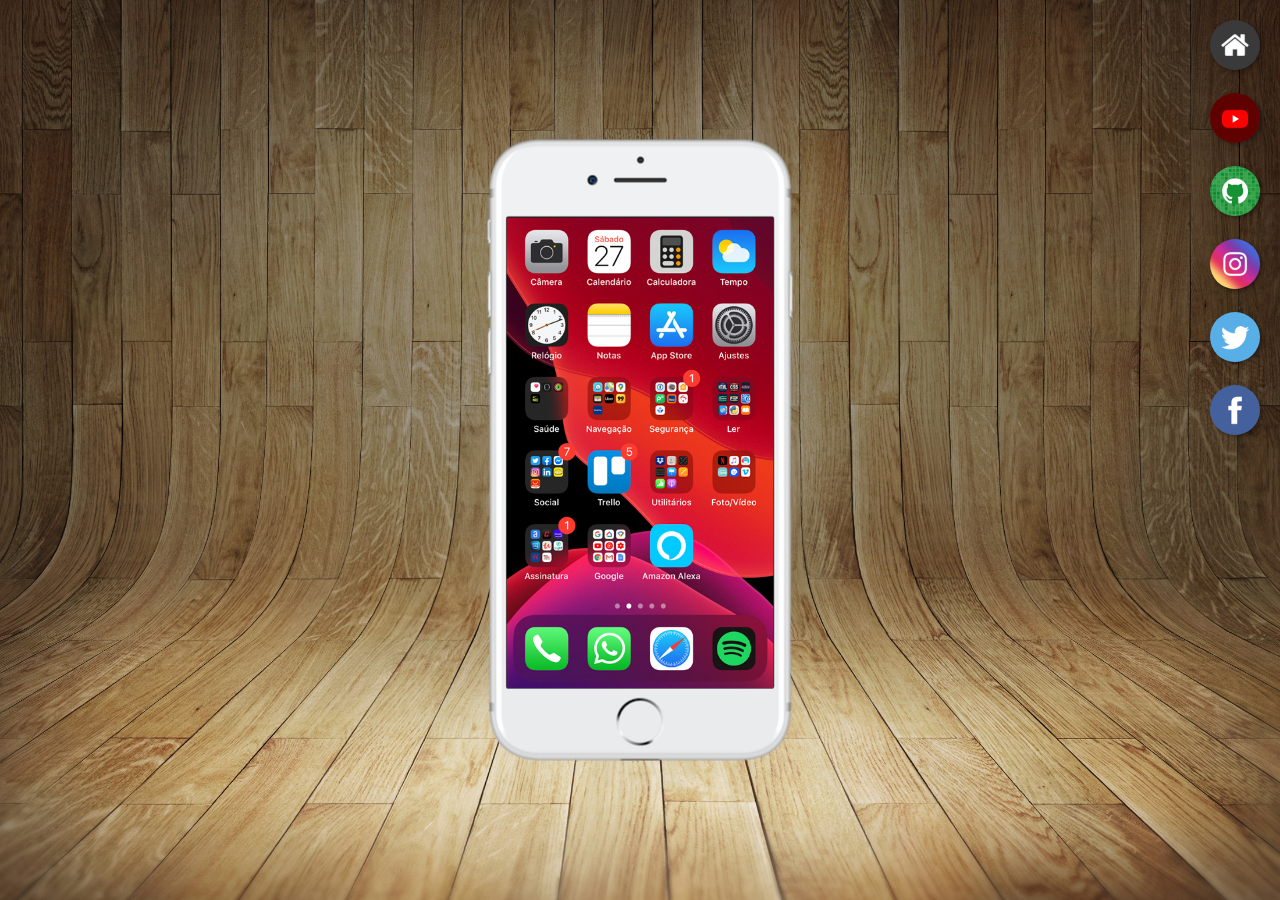
<file: index.html>
<!DOCTYPE html>
<html lang="pt-br">
<head>
    <meta charset="UTF-8">
    <meta name="viewport" content="width=device-width, initial-scale=1.0">
    <link rel="shortcut icon" href="favicon.ico" type="image/x-icon">
    <link rel="stylesheet" href="style.css">
    <title>Document</title>

</head>


<body>
    
    <main class="container">
        <section class="iphone">
            <iframe src="home.html" name="tela" class="tela" frameborder="0">
                Seu navegador não é compativel!
            </iframe>
        </section>
        <section class="navegador">
                <a href="home.html" target="tela"> <img class="imgnav" src="imagens/logo-home.jpg" alt="Casa"></a>
                <a href="youtube.html" target="tela"><img class="imgnav" src="imagens/logo-youtube.jpg" alt="you tube"></a>
                <a href="github.html" target="tela"><img class="imgnav" src="imagens/logo-github.jpg" alt="git"></a>
                <a href="#"><img class="imgnav" src="imagens/logo-instagram.jpg" alt="insta"></a>
                <a href="#"><img class="imgnav" src="imagens/logo-twitter.jpg" alt="twitter"></a>
                <a href="#"><img class="imgnav" src="imagens/logo-facebook.jpg" alt="Face"></a>
            </section>
       

    </main>



</body>


</html>
</file>
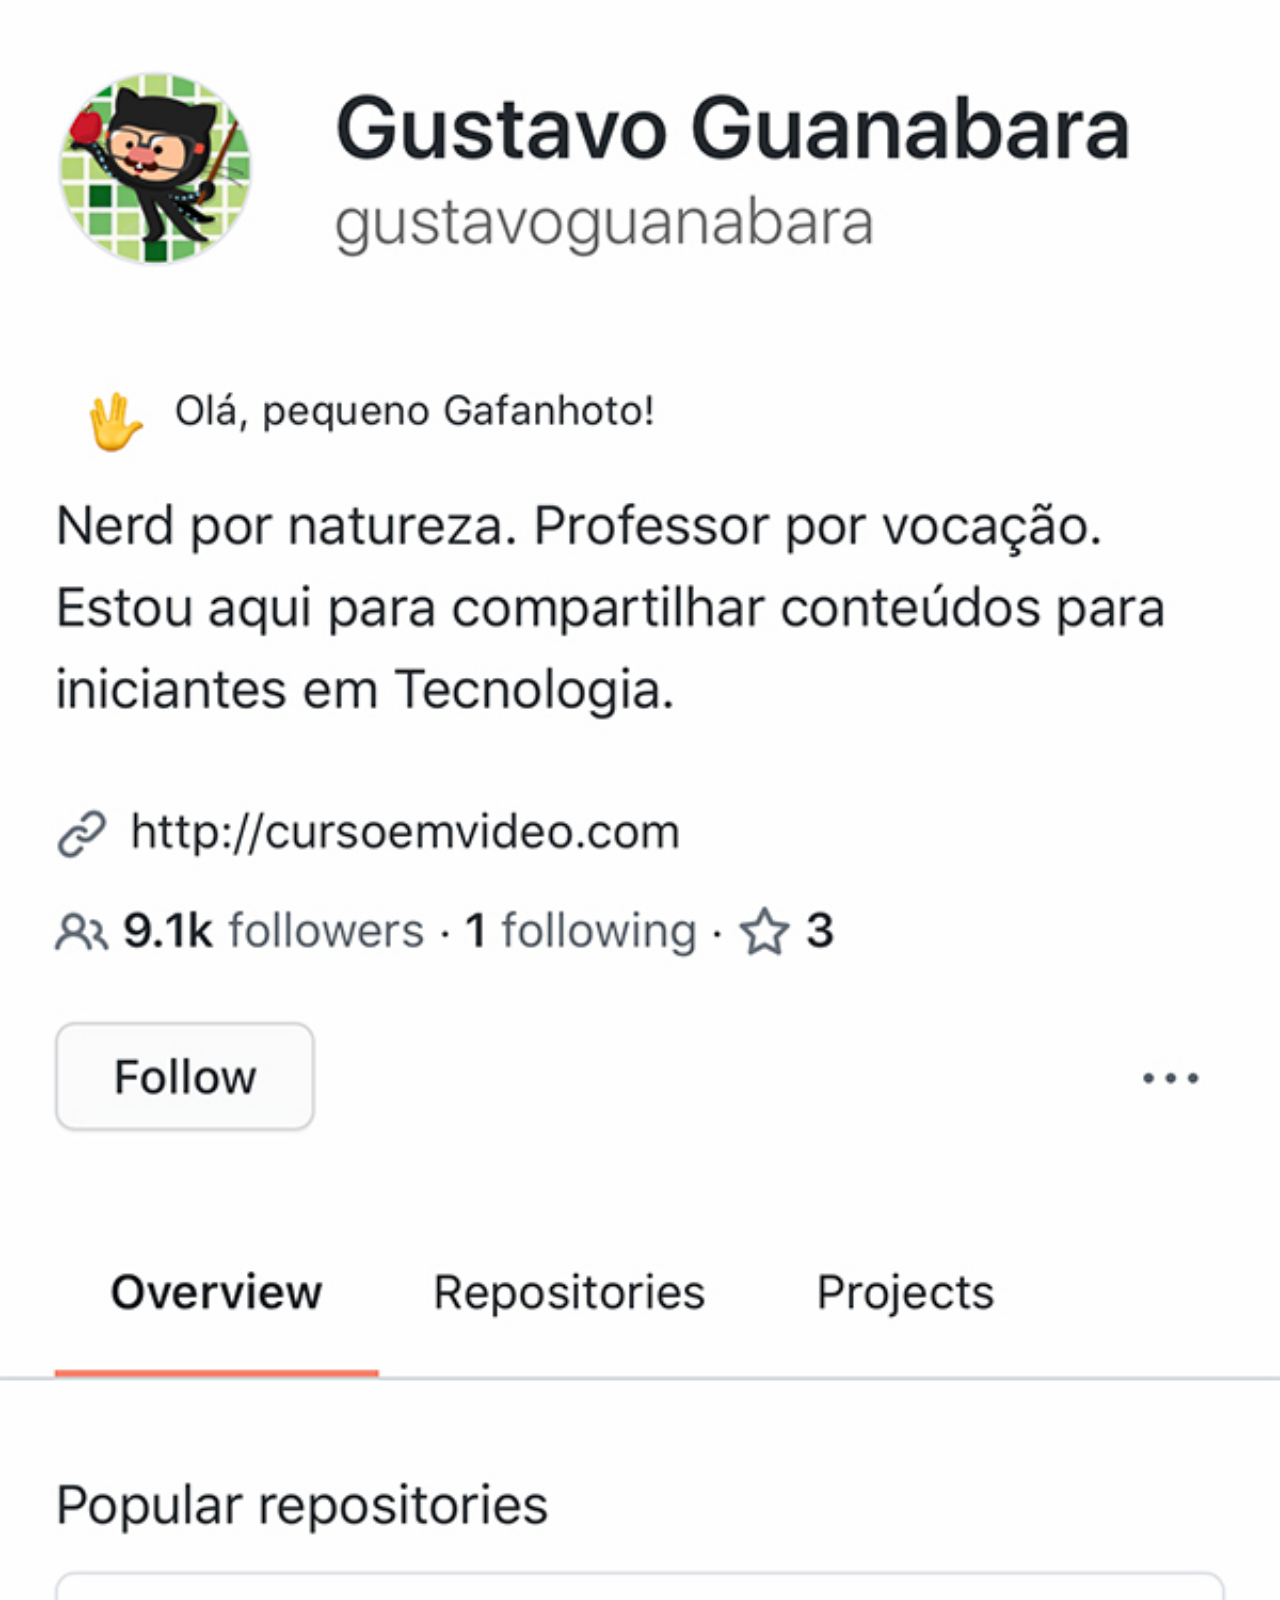
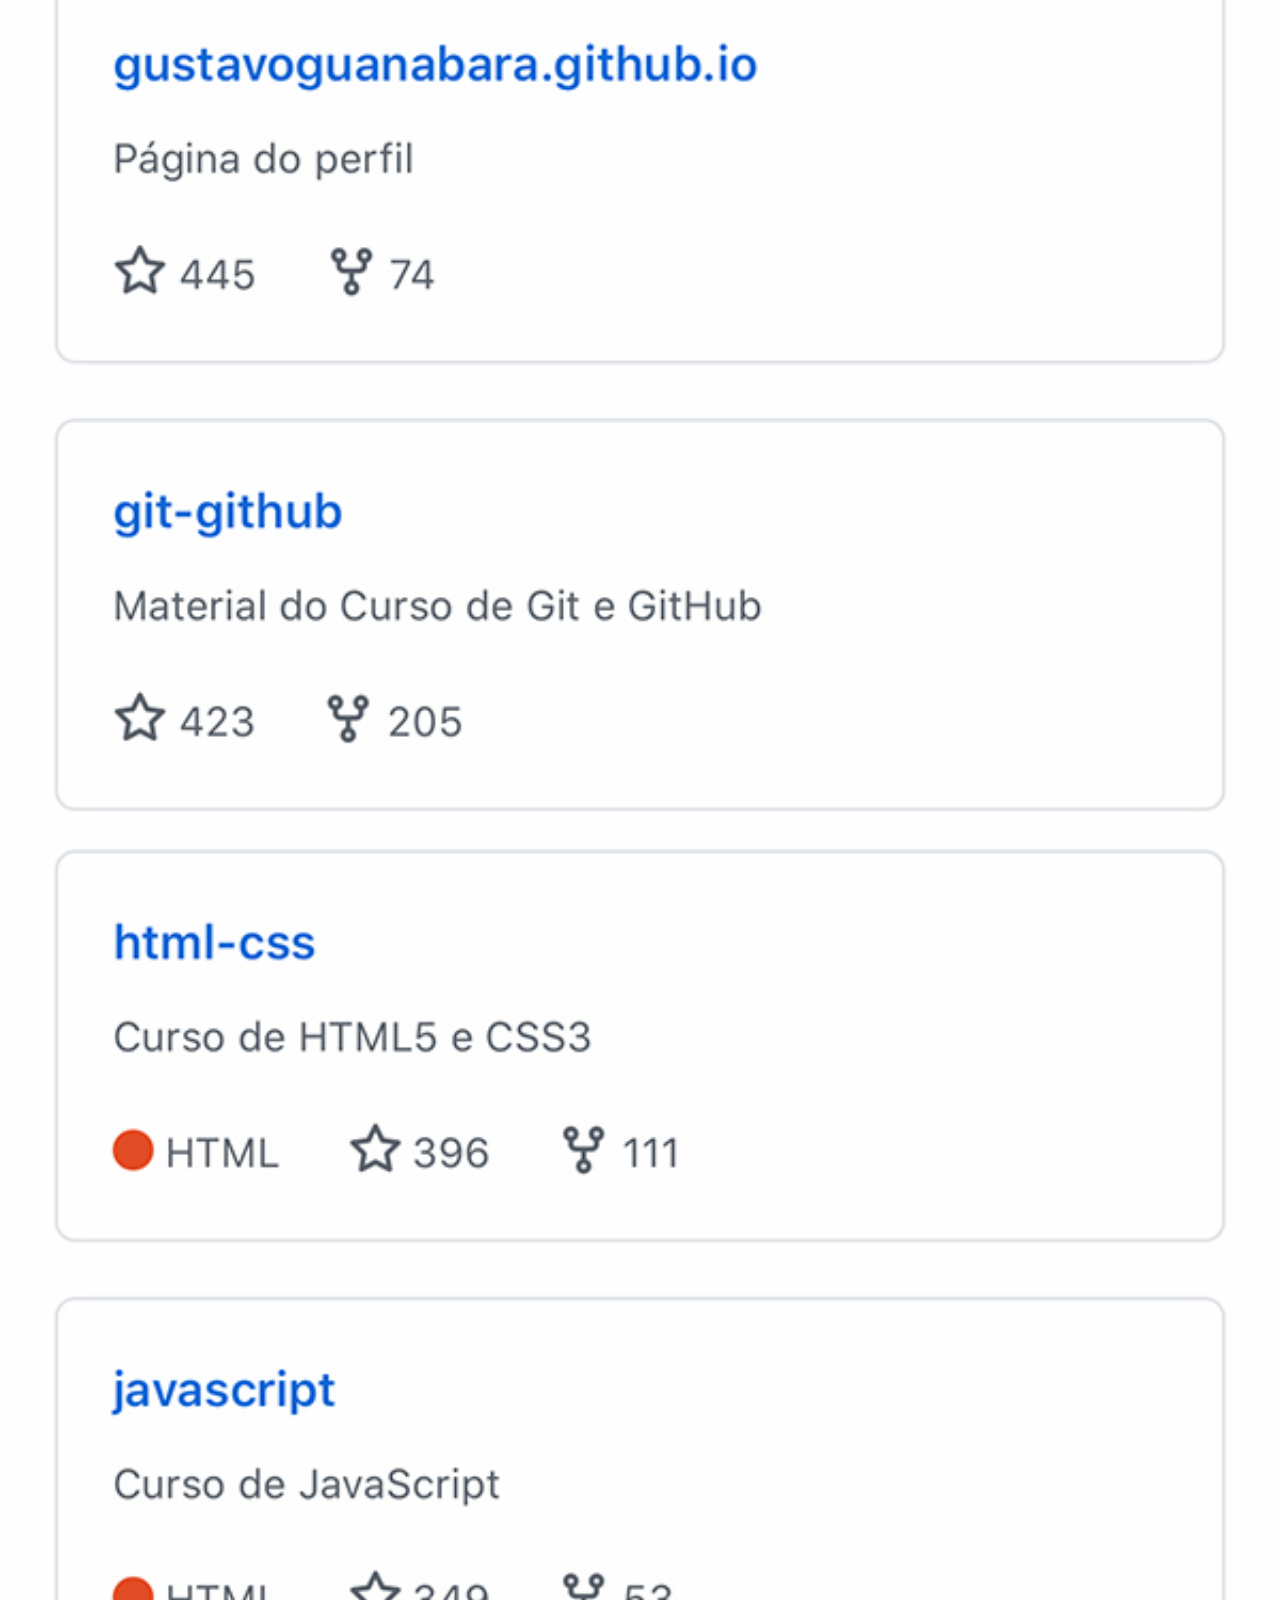
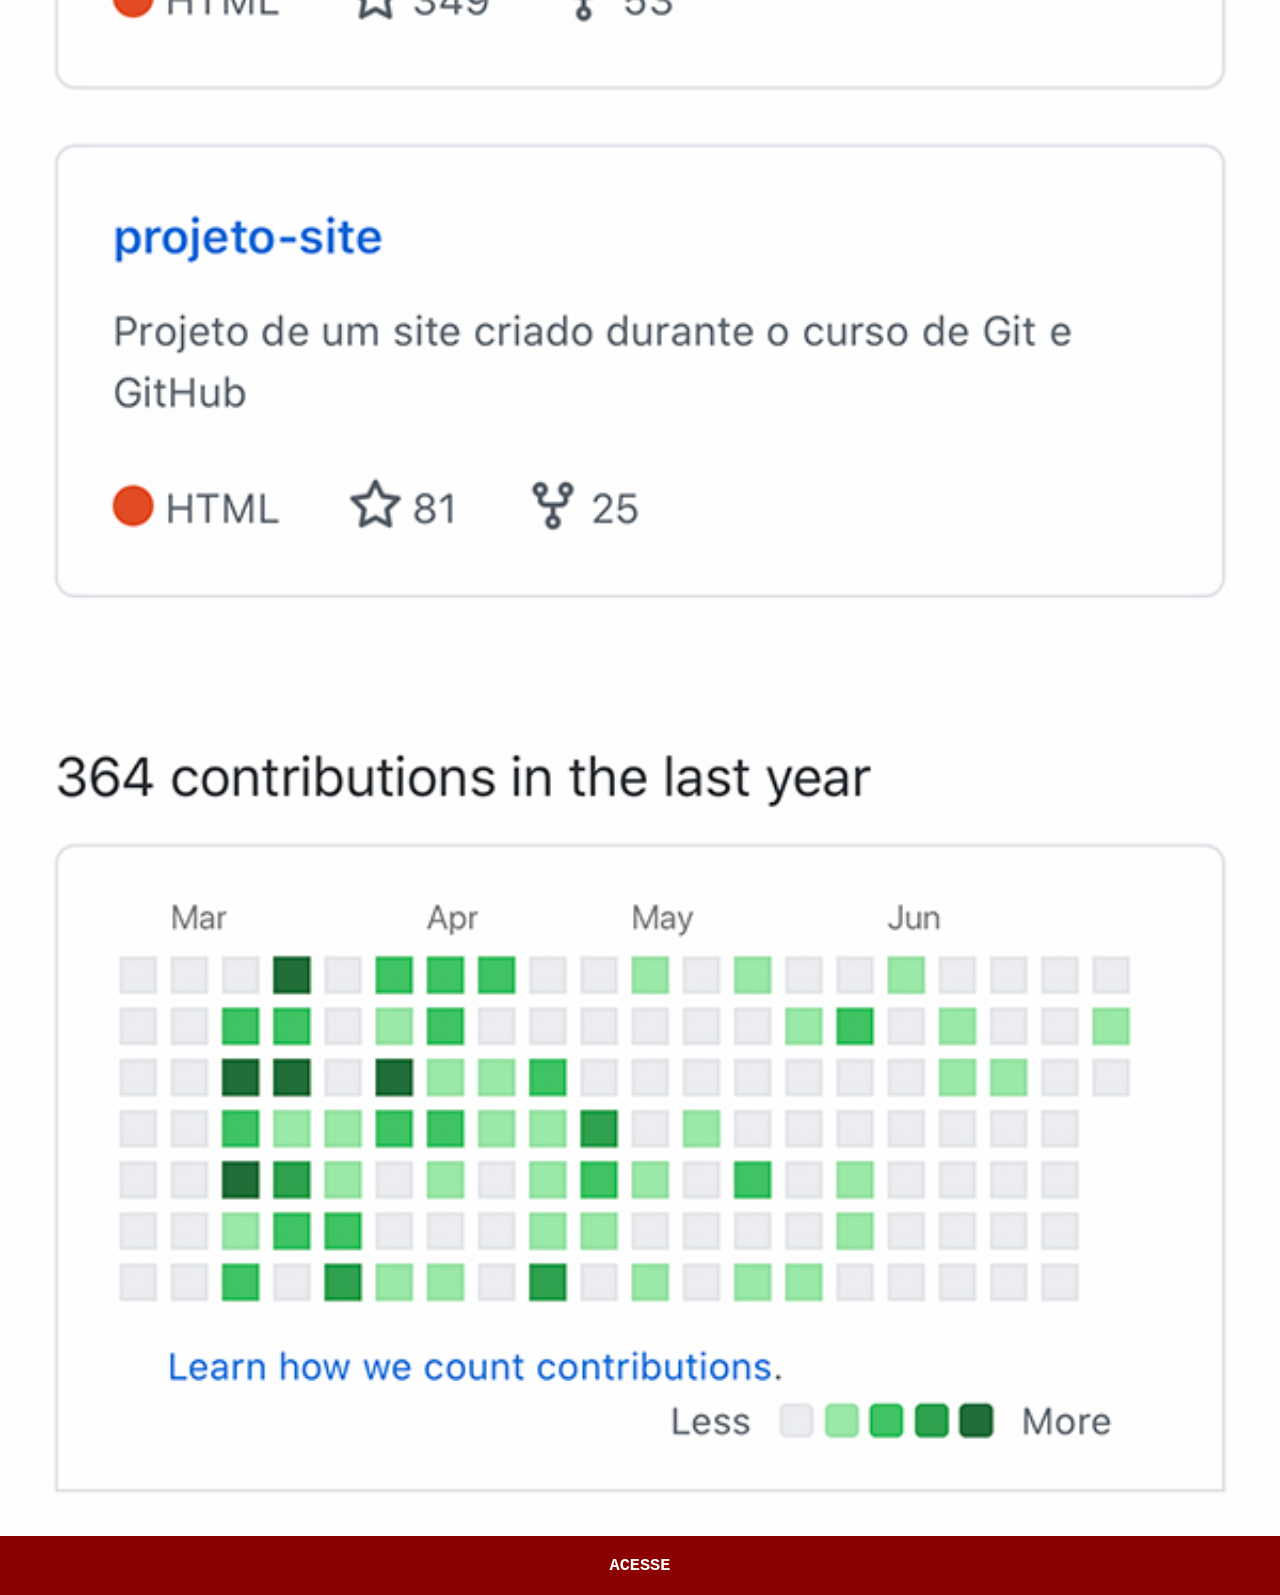
<file: github.html>
<!DOCTYPE html>
<html lang="pt-br">
<head>
    <meta charset="UTF-8">
    <meta name="viewport" content="width=device-width, initial-scale=1.0">
    <link rel="stylesheet" href="social.css">
    <title>Youtube</title>
</head>

<body>
    <img src="imagens/tela-github.jpg" alt="github">
    <a href="https://www.github.com/" target="_blank">ACESSE</a>

</body>

</html>
</file>
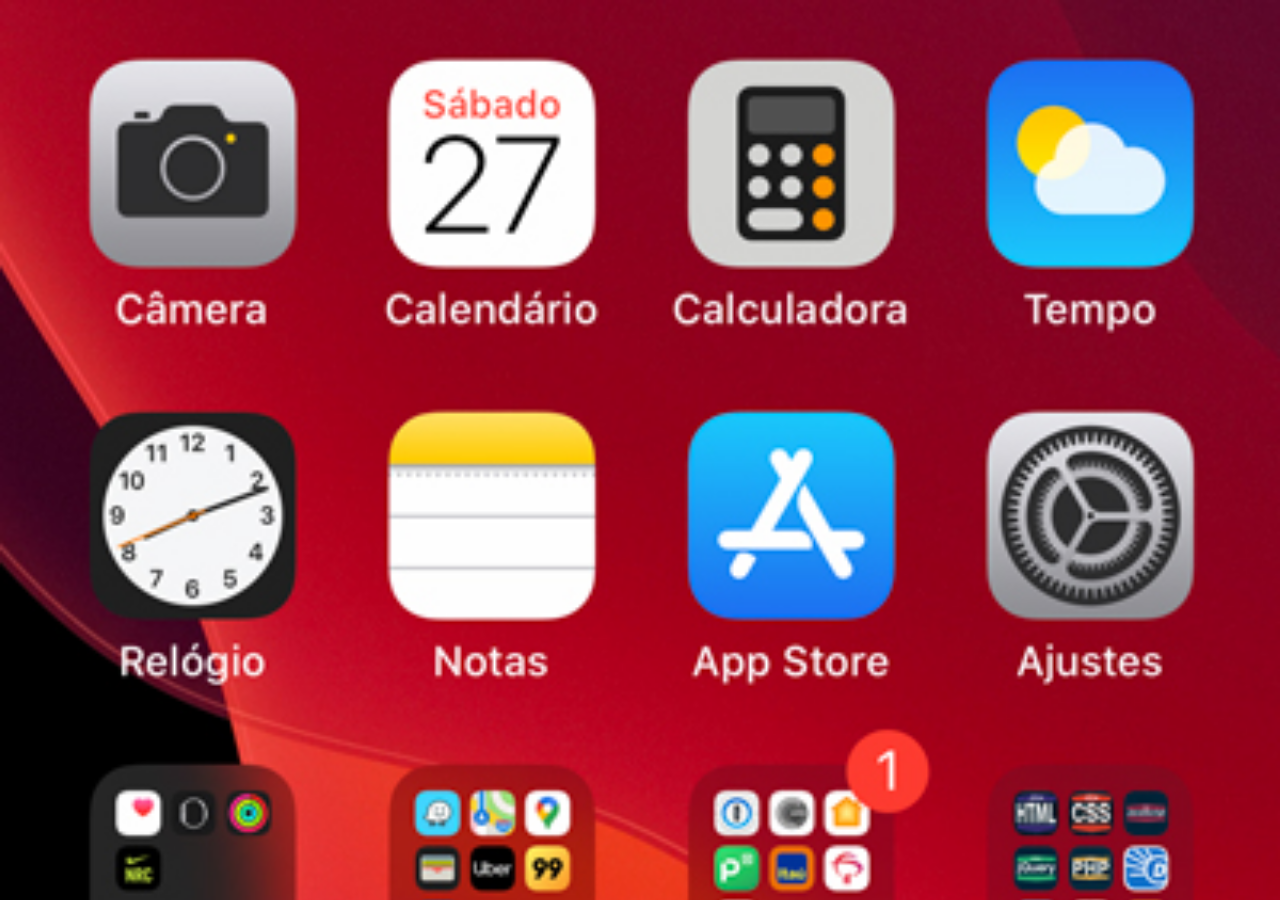
<file: home.html>
<!DOCTYPE html>
<html lang="pt-br">
<head>
    <meta charset="UTF-8">
    <meta name="viewport" content="width=device-width, initial-scale=1.0">
    <title>Document</title>
</head>

<style>
    
*{
    padding: 0px;
    margin: 0px;
 }

body{
    width: 100vw;
    height: 100vh;
    background: black url(imagens/tela-home.jpg) no-repeat top center;
    background-size: cover;
}
 
</style>

<body>
    

</body>
</html>
</file>
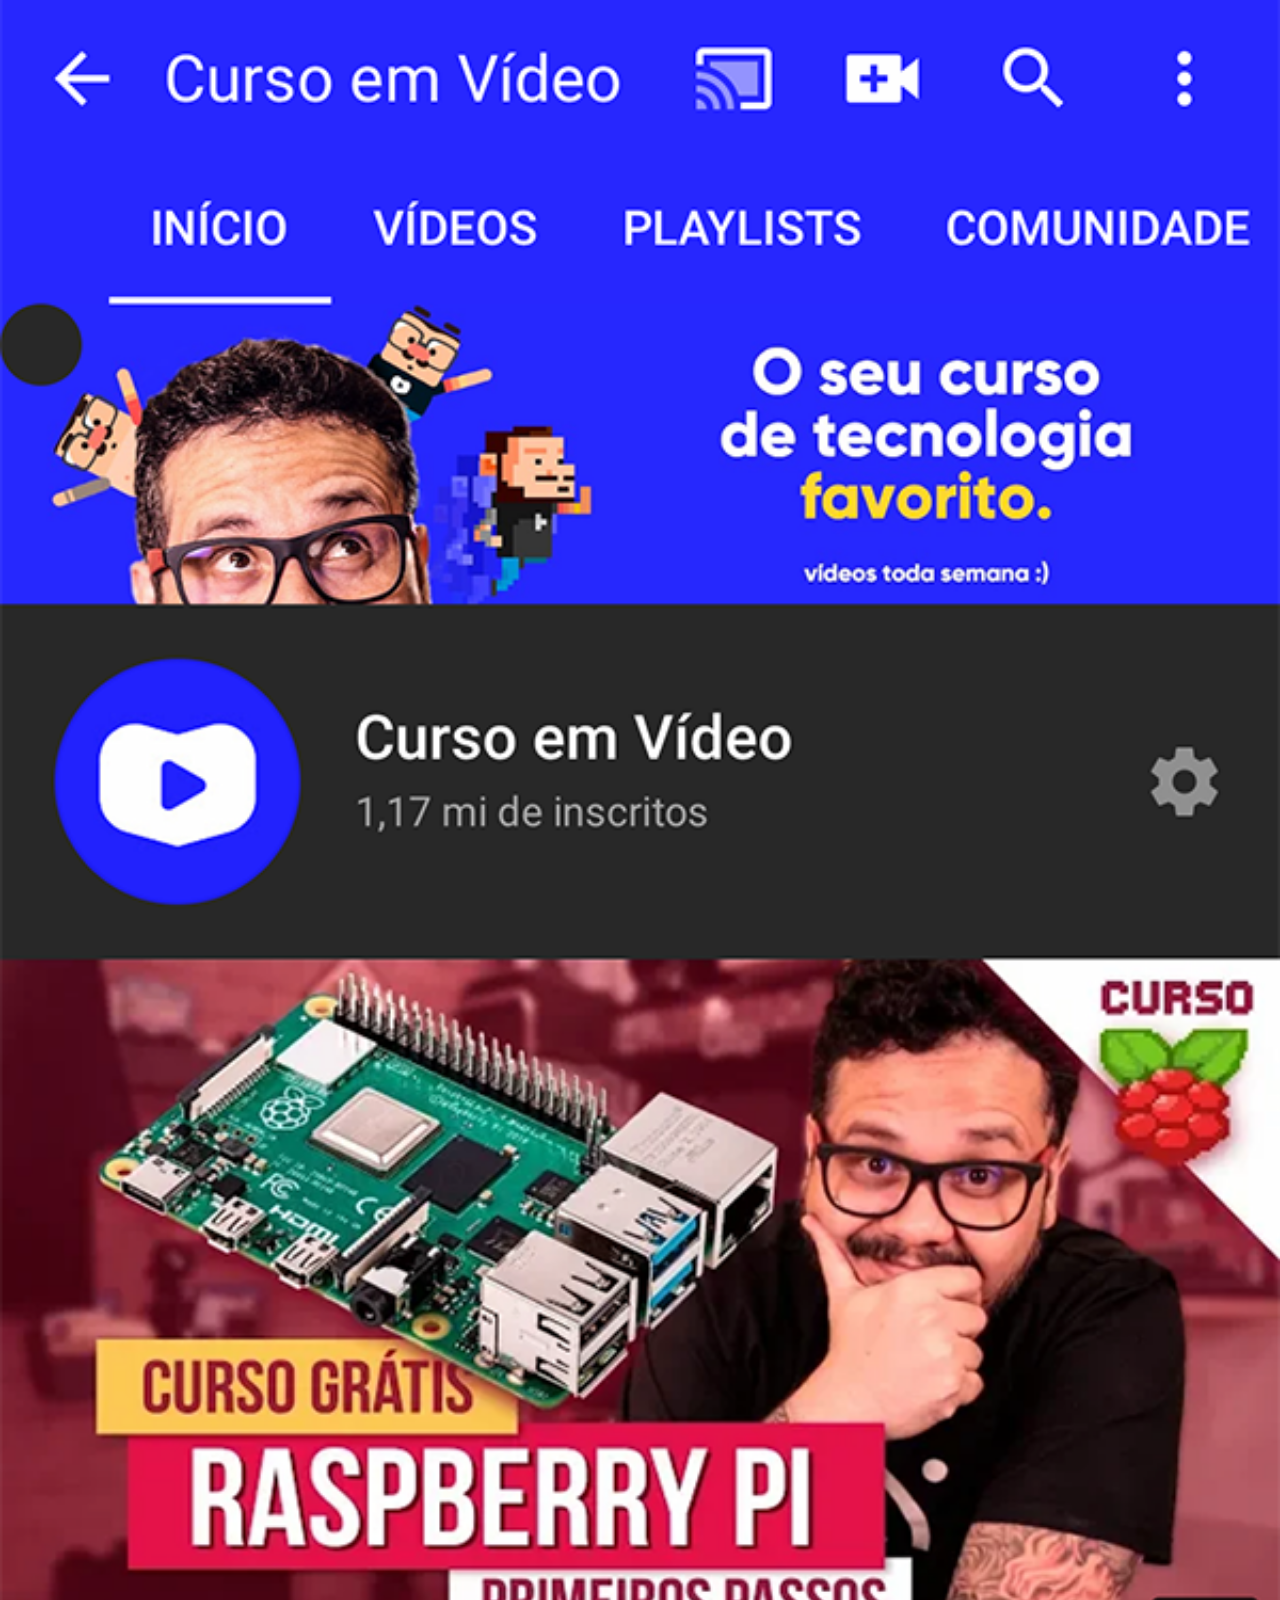
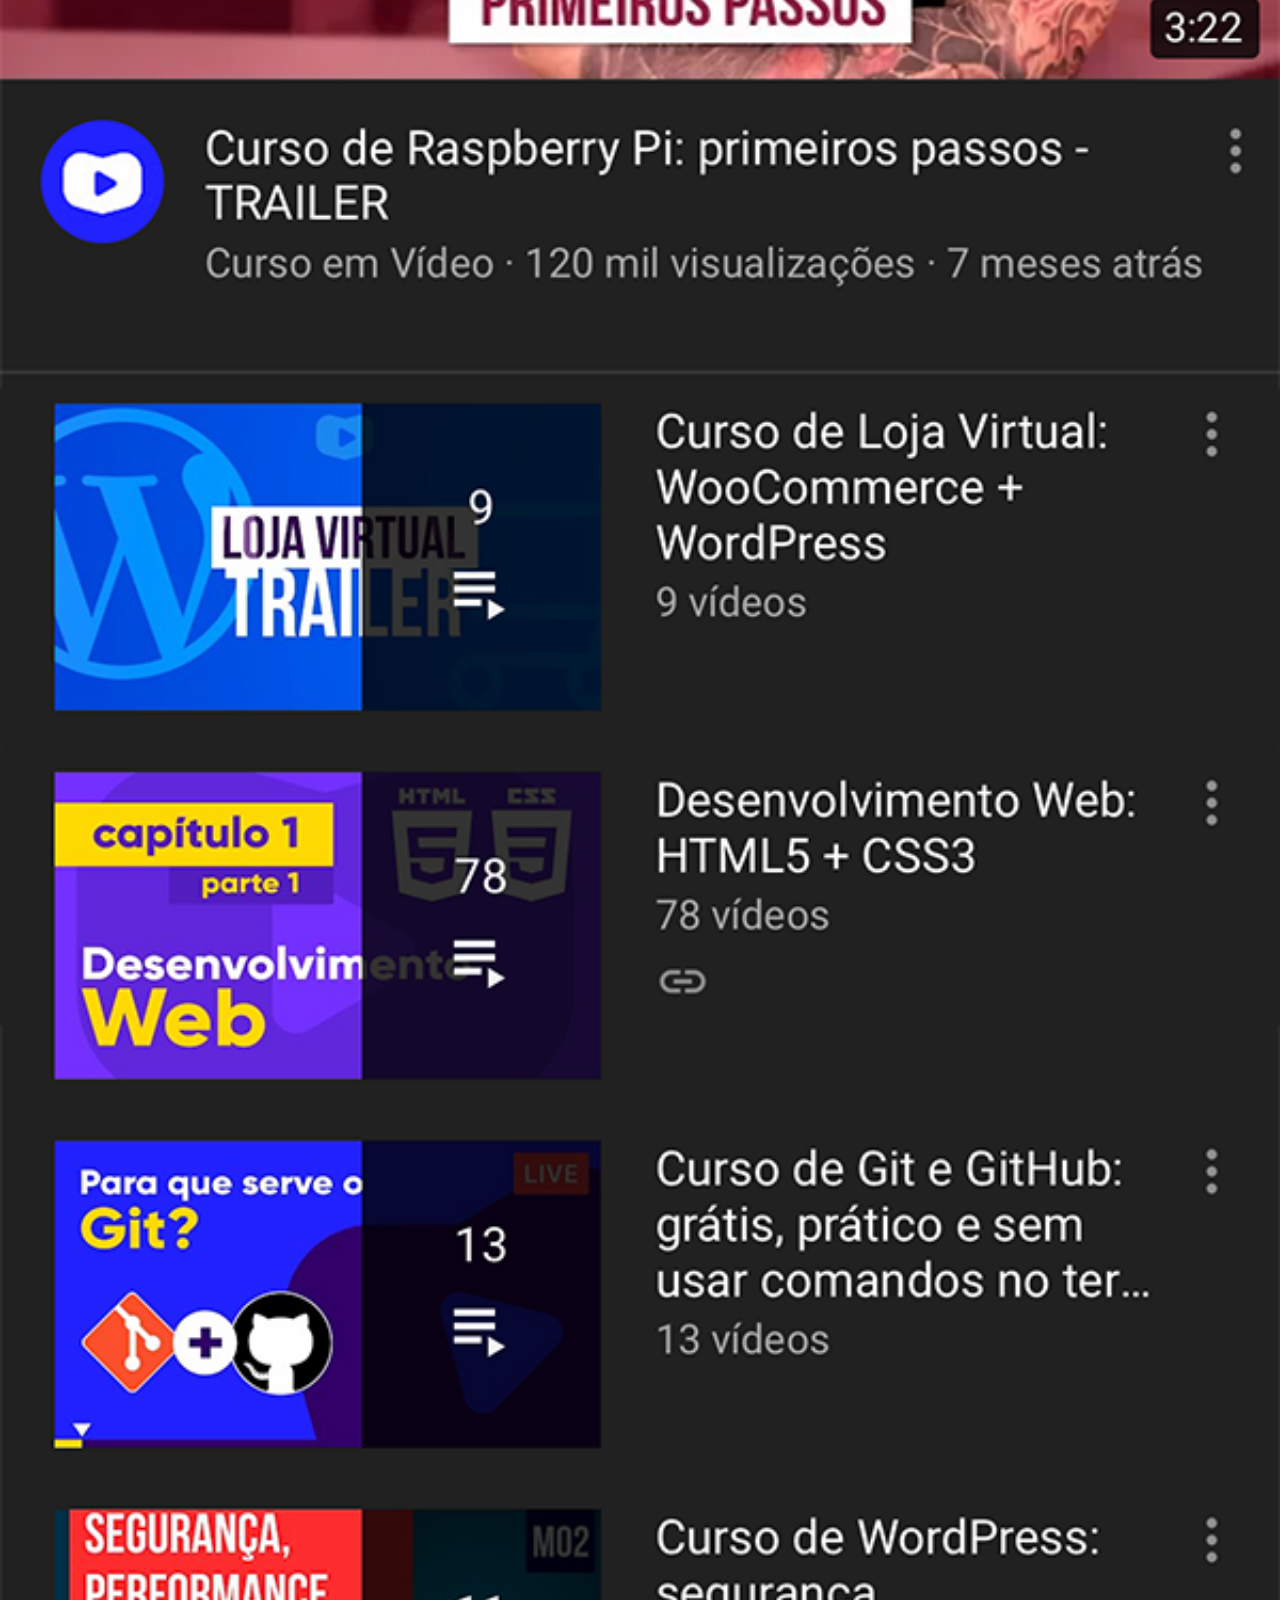
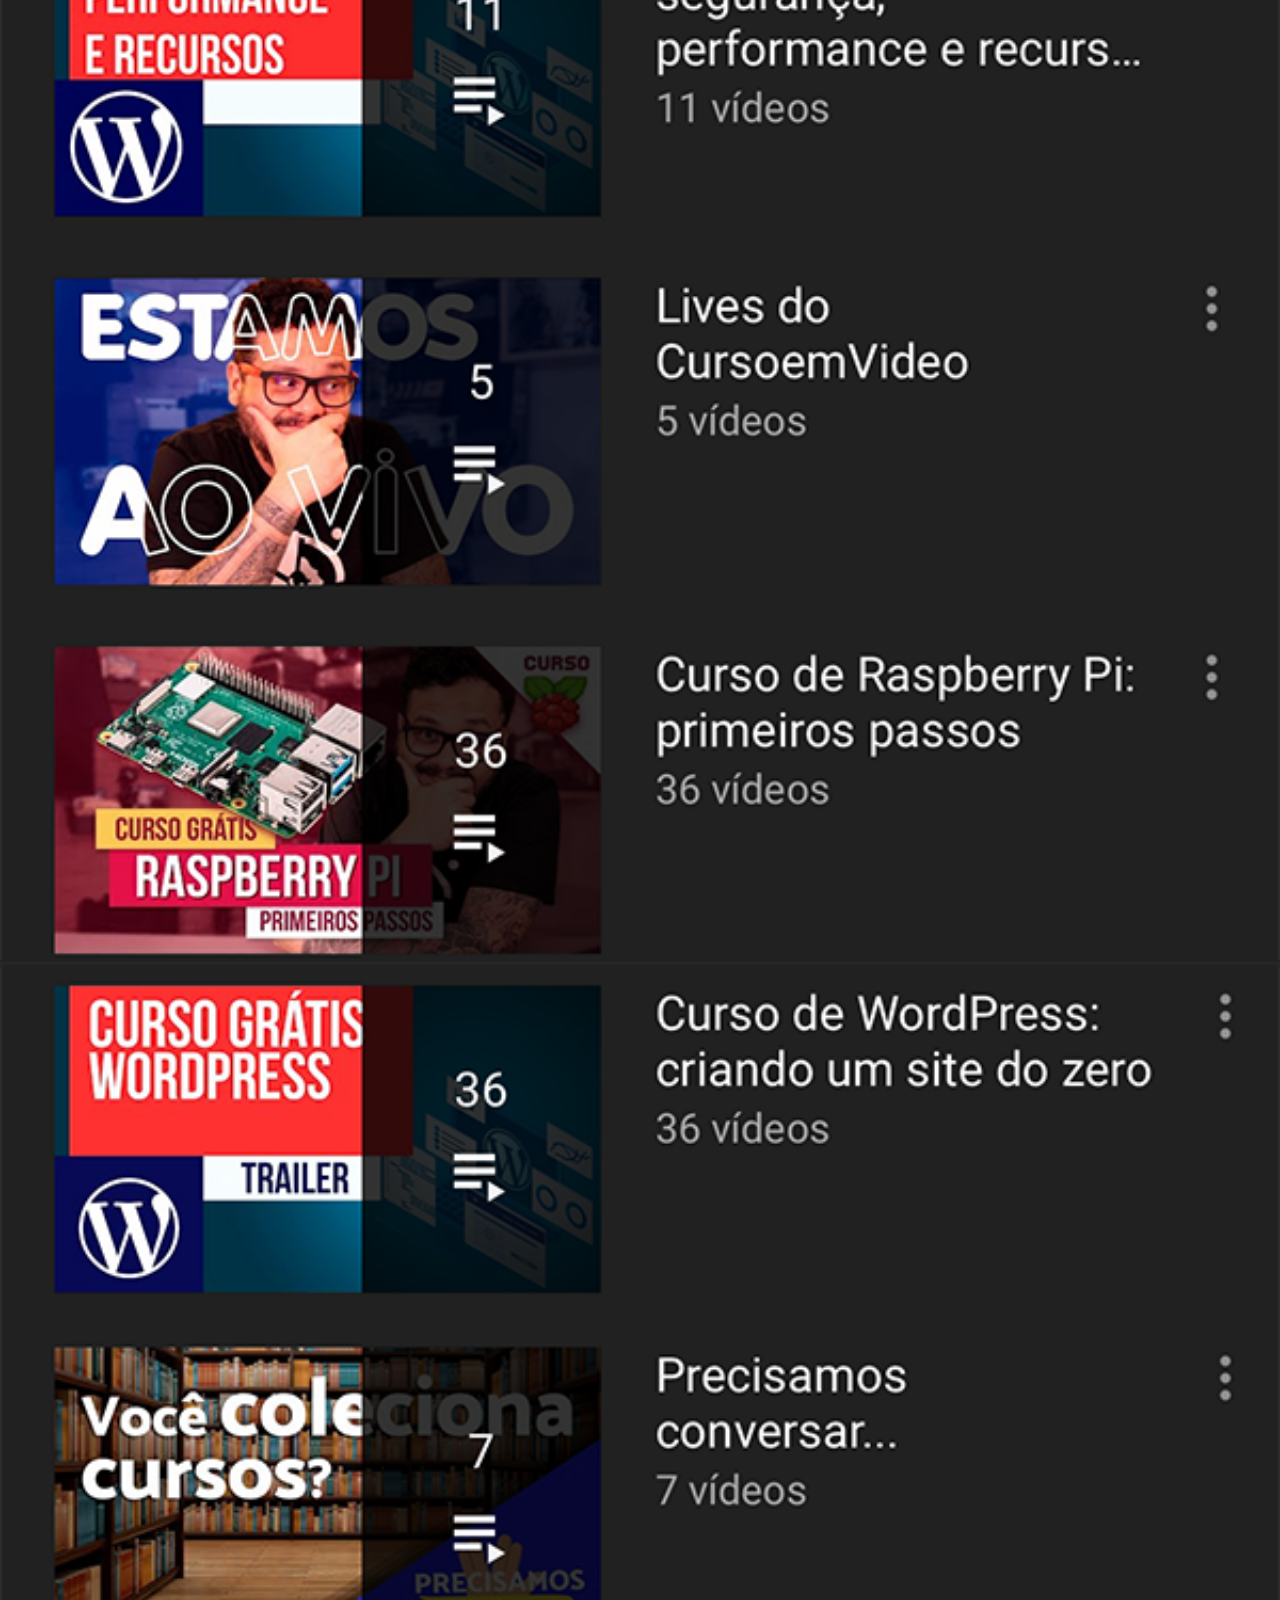
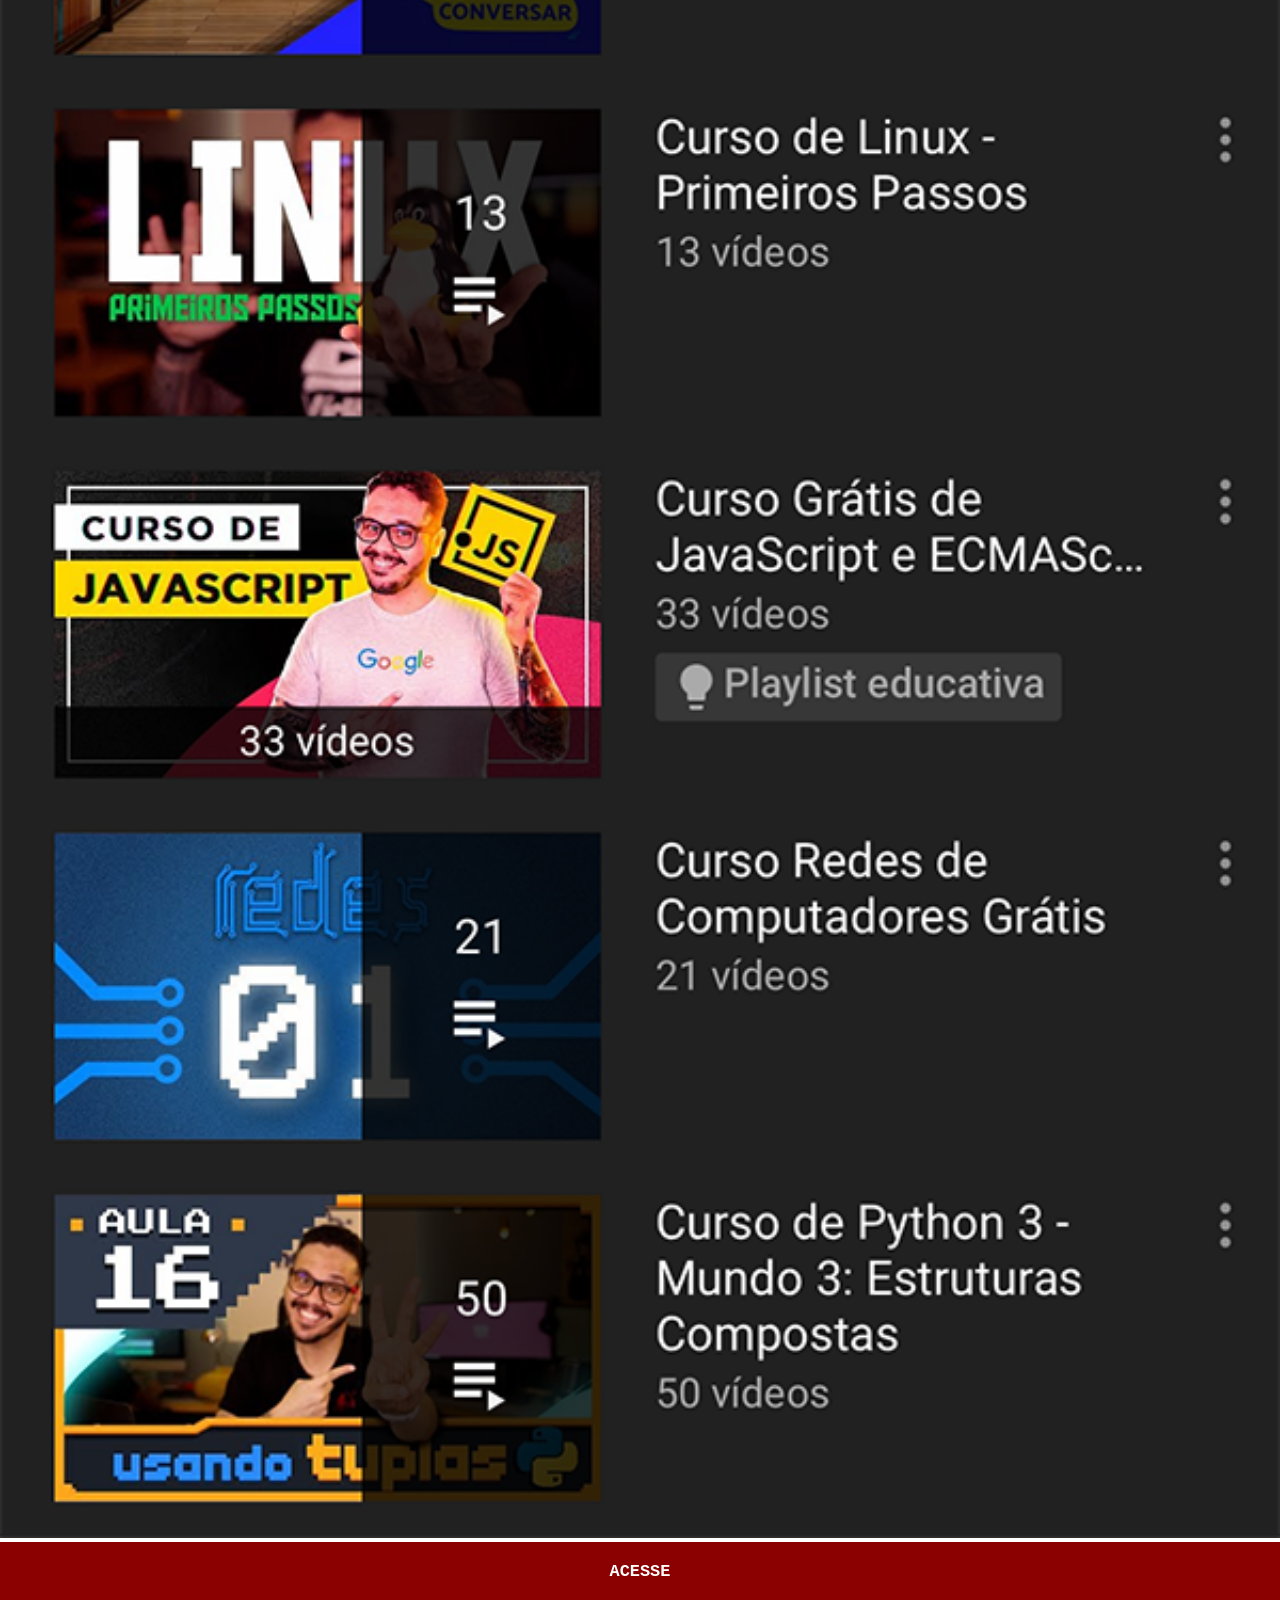
<file: youtube.html>
<!DOCTYPE html>
<html lang="pt-br">
<head>
    <meta charset="UTF-8">
    <meta name="viewport" content="width=device-width, initial-scale=1.0">
    <link rel="stylesheet" href="social.css">
    <title>Youtube</title>
</head>

<body>
    <img src="imagens/tela-youtube.png" alt="Youtube">
    <a href="https://www.youtube.com/" target="_blank">ACESSE</a>

</body>

</html>
</file>
<file: style.css>
*{
    padding: 0px;
    margin: 0px;
    font-family: monospace;
}
html, body{
    width: 100vw;
    height: 100vh;
    background-color: black;
}
body{
    background: url('imagens/fundo-madeira.jpg') no-repeat center center;
    background-size:cover;
    background-attachment: fixed;
}
.container{
    position: relative;
    height:100vh;
}
.iphone{
    position:absolute;
    top: 50%;
    left: 50%;
    transform: translate(-50%, -50%);

    width: 311px;
    height: 627px;
    background:url(imagens/frame-iphone.png) no-repeat;

}
iframe.tela{
    position:absolute;
    top: 81px;
    left: 22px;
    height: 471px;
    width: 267px;
}


section.navegador{
    display:flex;
    flex-direction: column;
    align-items:end;
}
section.navegador a{
    margin-top: 20px;
    margin-right: 20px;
}

section.navegador a img{
    width: 50px;
    border-radius: 50%;
    box-shadow: 2px 2px 5px rgba(0, 0, 0, 0.399) ;
}
section.navegador img:hover{
    border: 2px solid rgba(255, 255, 255, 0.623);
    transform:translate(-3px,-3px);
    box-shadow: 5px 5px 10px rgba(0, 0, 0, 0.592) ;
    transition: transform .3s;
}
</file>
<file: social.css>
*{
        padding: 0px;
        margin: 0px;
        font-family: monospace;
    }
    ::-webkit-scrollbar{
        width: 0px;
        height: 0px;
    }


    img{
        width: 100vw;

    }
    a{
        display: block;
        background-color: darkred;
        color: white;
        padding: 20px;
        text-align: center;
        font-weight: bolder;
        text-decoration: none;
        font-size: 1.3em;
    }

    a:hover{
        background-color: red;
    }
</file>
